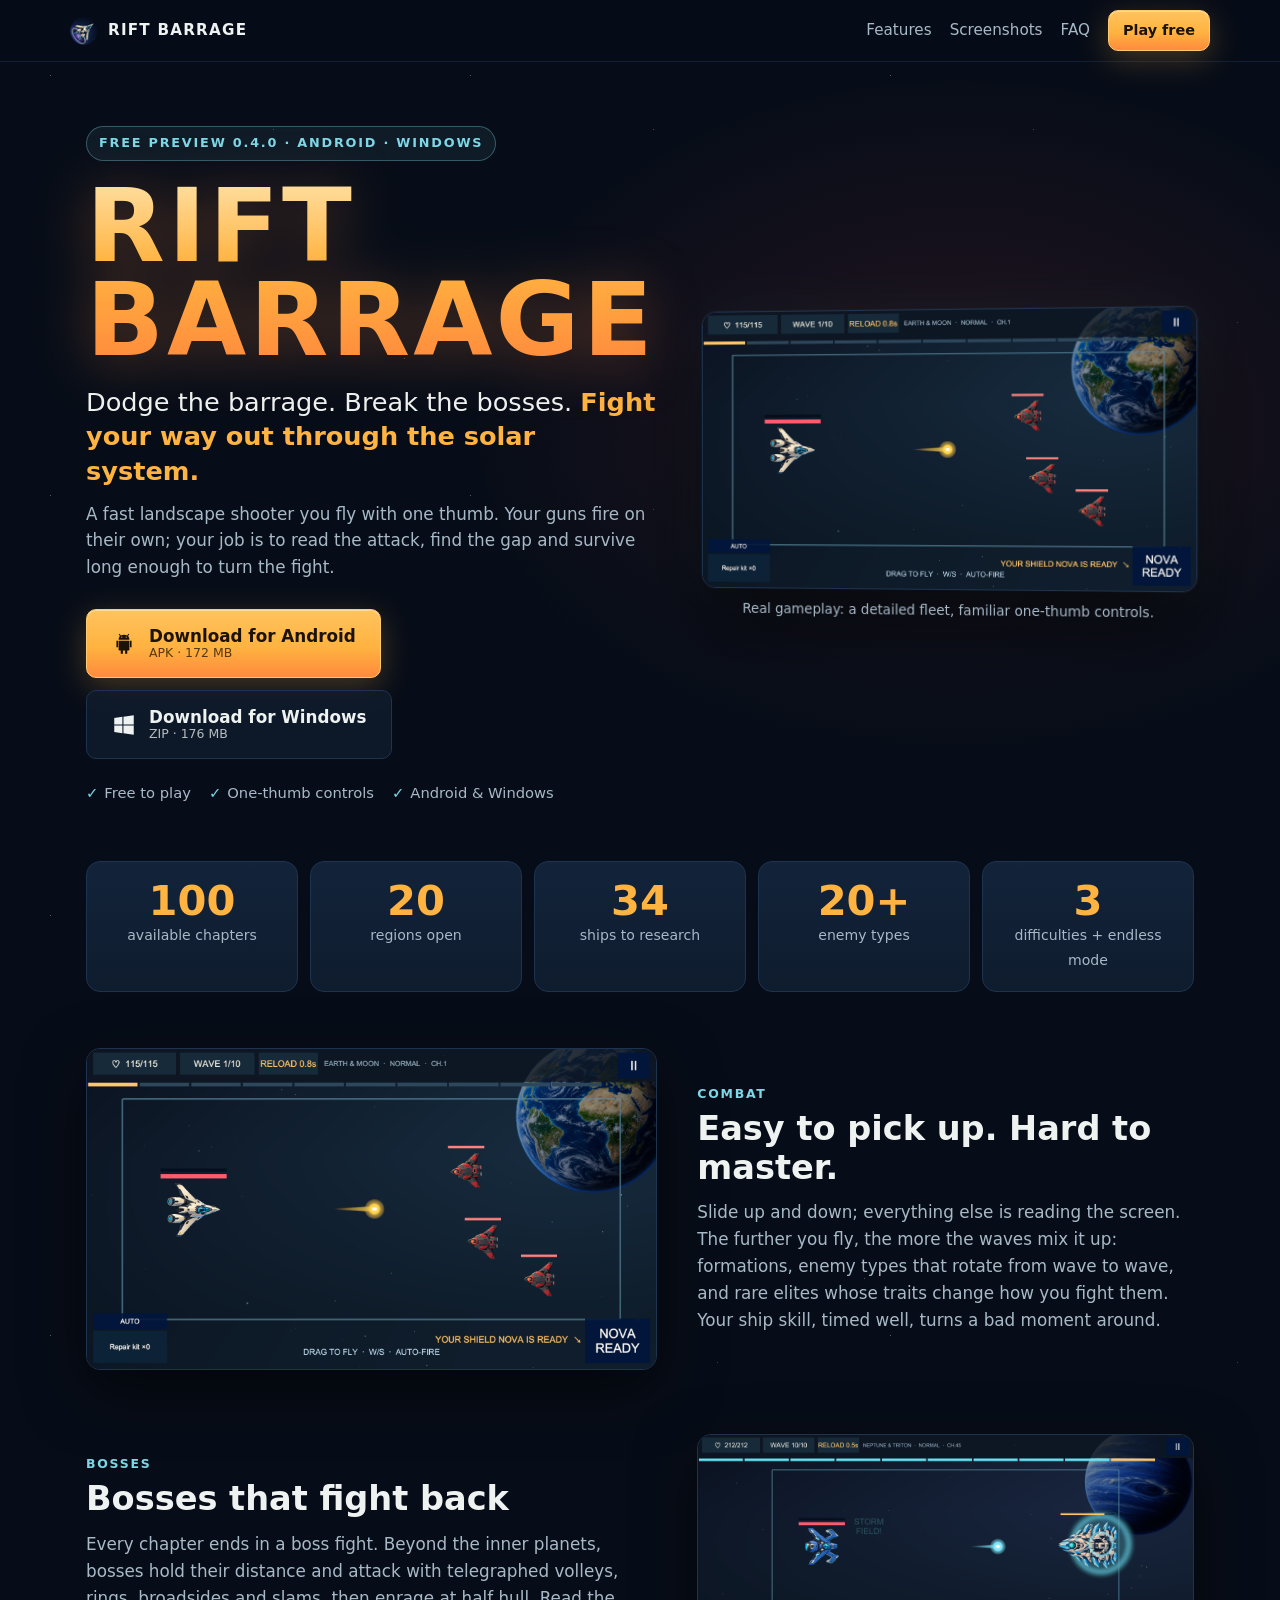
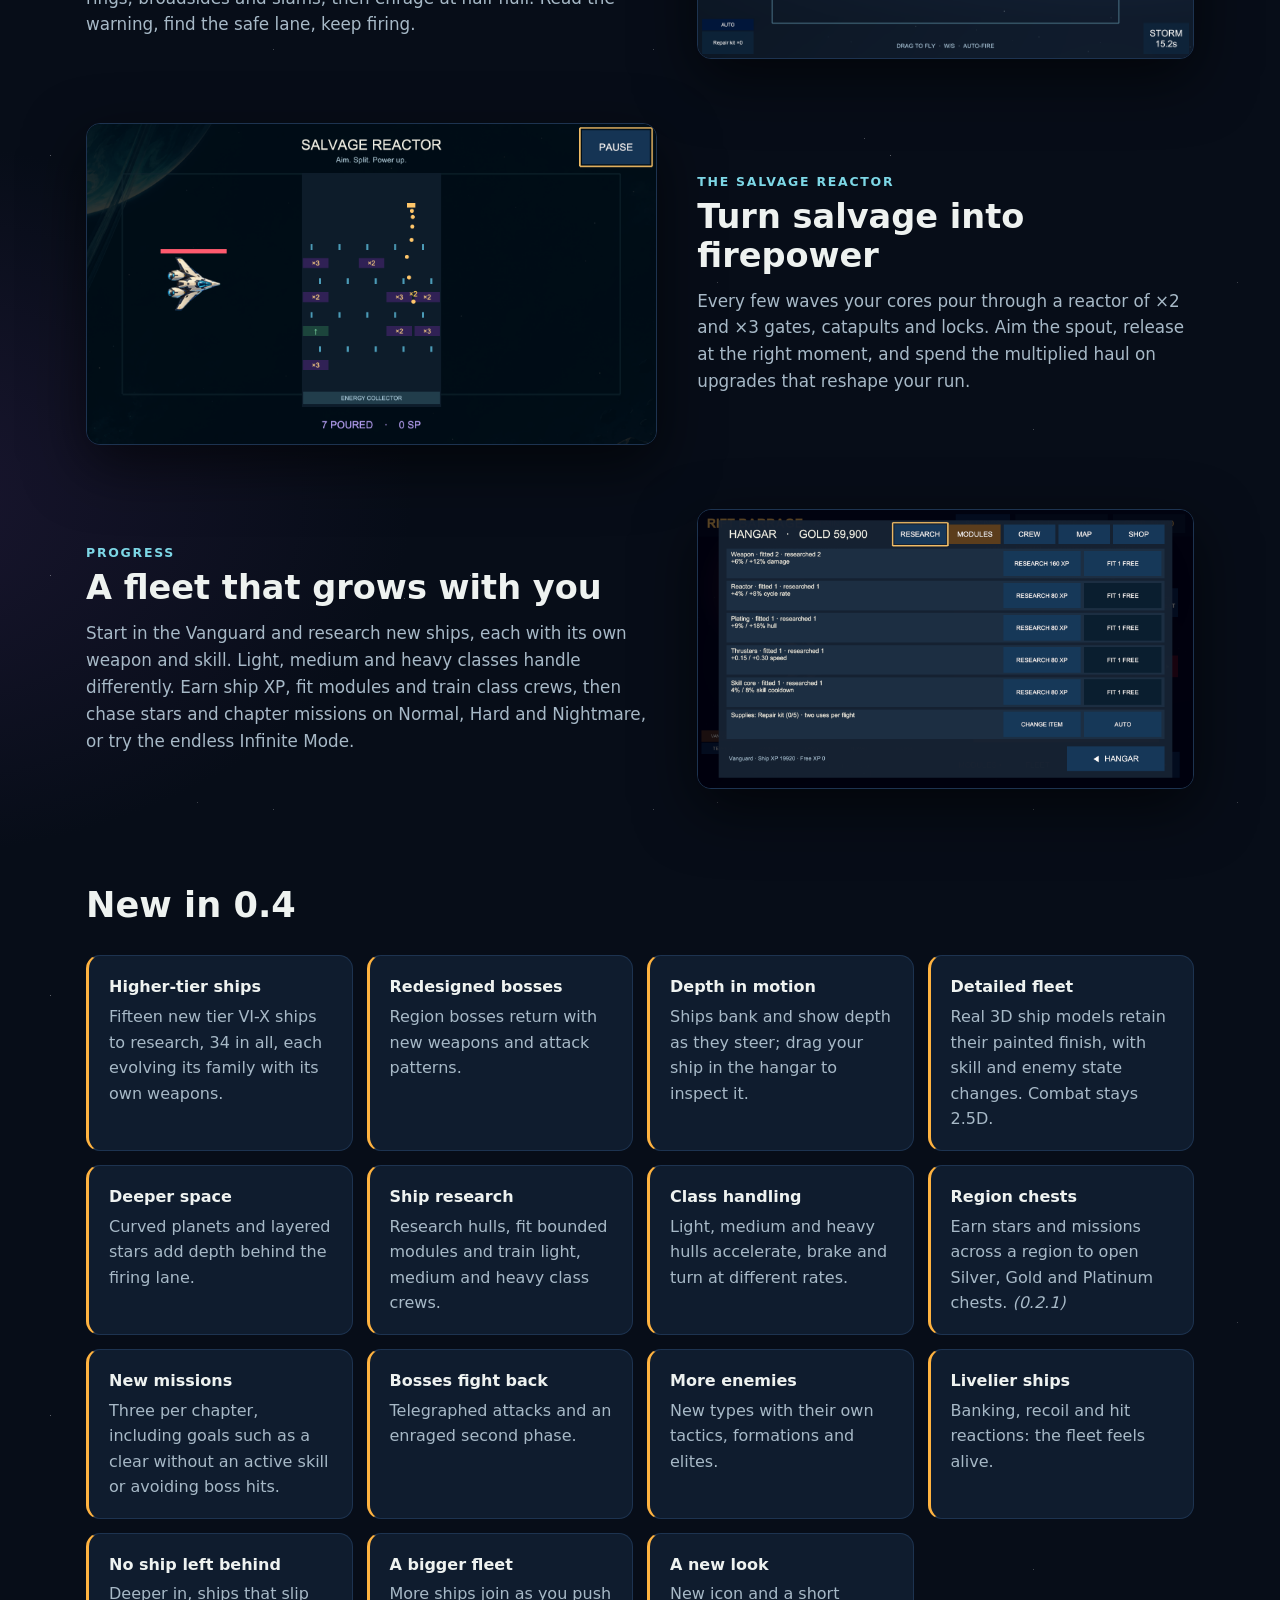
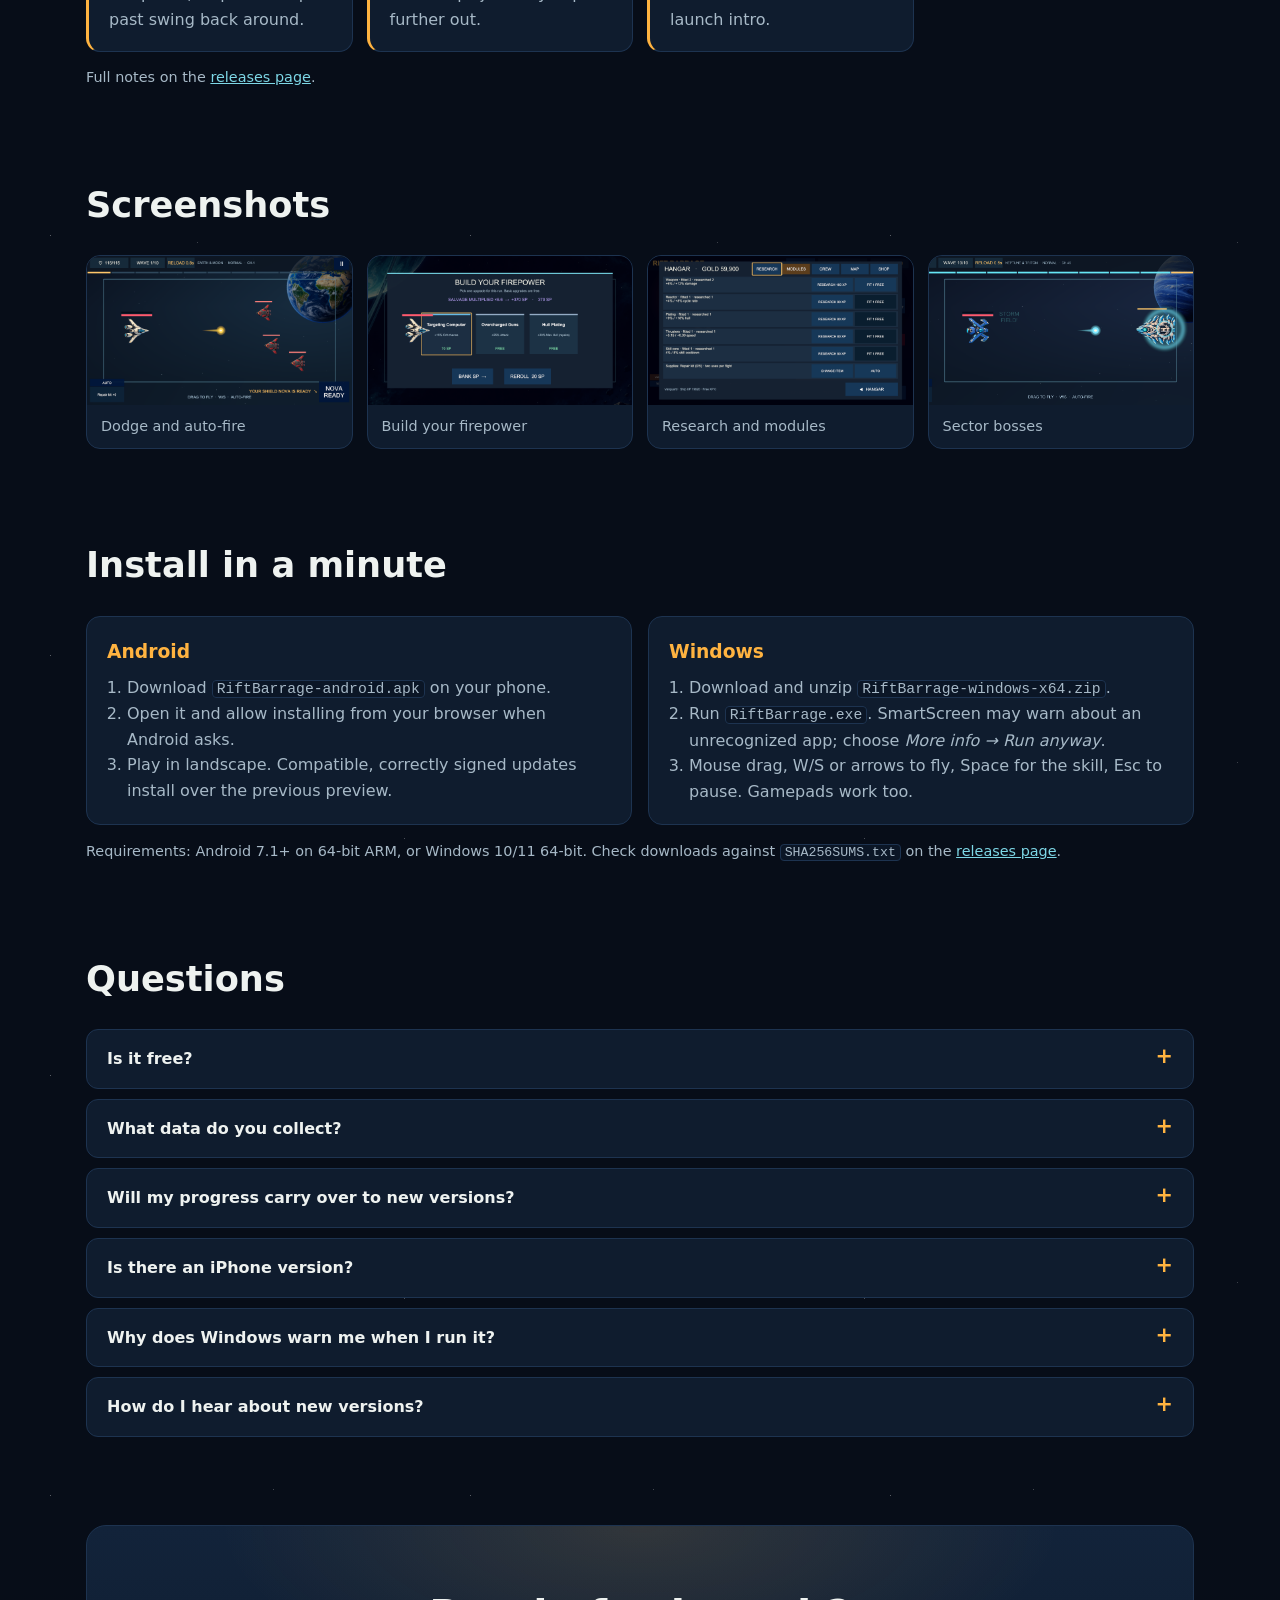
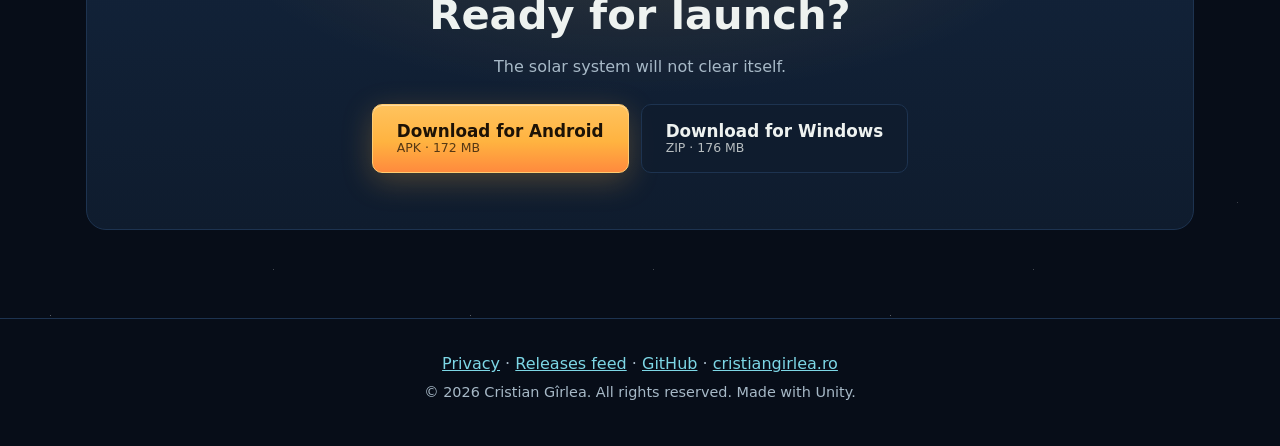
<file: site/index.html>
<!doctype html>
<html lang="en">
<head>
  <meta charset="utf-8">
  <meta name="viewport" content="width=device-width, initial-scale=1">
  <title>Rift Barrage: a landscape space shooter for Android and Windows</title>
  <meta name="description" content="Dodge the barrage and build your fleet. Detailed 3D ships with 2.5D controls, 100 available chapters and 34 ships to research. Free preview for Android and Windows.">
  <link rel="canonical" href="https://riftbarrage.cristiangirlea.ro/">
  <meta property="og:type" content="website">
  <meta property="og:url" content="https://riftbarrage.cristiangirlea.ro/">
  <meta property="og:title" content="Rift Barrage: fight your way out through the solar system">
  <meta property="og:description" content="A landscape space shooter with detailed 3D ships and familiar 2.5D controls. 100 available chapters, 34 ships to research. Free preview for Android and Windows.">
  <meta property="og:image" content="https://riftbarrage.cristiangirlea.ro/social-card.png">
  <meta property="og:image:width" content="1200">
  <meta property="og:image:height" content="630">
  <meta name="twitter:card" content="summary_large_image">
  <meta name="theme-color" content="#08101c">
  <link rel="icon" type="image/png" sizes="32x32" href="favicon-32.png">
  <link rel="icon" type="image/png" sizes="192x192" href="icon-192.png">
  <link rel="apple-touch-icon" href="apple-touch-icon.png">
  <link rel="alternate" type="application/atom+xml" title="Rift Barrage releases" href="https://github.com/cristiangirlea/rift-barrage/releases.atom">
  <link rel="stylesheet" href="style.css">
  <script type="application/ld+json">
  {
    "@context": "https://schema.org",
    "@type": "VideoGame",
    "name": "Rift Barrage",
    "url": "https://riftbarrage.cristiangirlea.ro/",
    "image": "https://riftbarrage.cristiangirlea.ro/social-card.png",
    "description": "A landscape space shooter: dodge, auto-fire and fight your way out through the solar system.",
    "genre": ["Shooter", "Arcade", "Action"],
    "gamePlatform": ["Android", "Windows"],
    "operatingSystem": "Android 7.1+, Windows 10/11",
    "applicationCategory": "Game",
    "author": { "@type": "Person", "name": "Cristian Gîrlea", "url": "https://cristiangirlea.ro" },
    "offers": { "@type": "Offer", "price": "0", "priceCurrency": "EUR" }
  }
  </script>
</head>
<body>
  <nav class="topbar">
    <a class="brand" href="#top"><img src="favicon-32.png" alt="" width="28" height="28">Rift Barrage</a>
    <div class="nav-links">
      <a href="#features">Features</a>
      <a href="#screens">Screenshots</a>
      <a href="#faq">FAQ</a>
      <a class="btn small primary" href="#download">Play free</a>
    </div>
  </nav>

  <header class="hero" id="top">
    <div class="hero-inner">
    <div class="hero-text">
      <p class="kicker">Free preview 0.4.0 · Android · Windows</p>
      <h1>RIFT<br>BARRAGE</h1>
      <p class="lead">Dodge the barrage. Break the bosses. <strong>Fight your way out through the solar system.</strong></p>
      <p class="sub">A fast landscape shooter you fly with one thumb. Your guns fire on their own; your job is to read the attack, find the gap and survive long enough to turn the fight.</p>
      <div class="downloads" id="download">
        <a class="btn primary big" href="https://github.com/cristiangirlea/rift-barrage/releases/latest/download/RiftBarrage-android.apk">
          <svg viewBox="0 0 24 24" aria-hidden="true"><path d="M7 9h10v8a1 1 0 0 1-1 1h-1v3h-2v-3h-2v3H9v-3H8a1 1 0 0 1-1-1V9Zm-2 0h1.5v6H5V9Zm12.5 0H19v6h-1.5V9ZM8.2 4.6 7.1 3.1l.8-.6 1.2 1.6A6.5 6.5 0 0 1 12 3.5c1 0 2 .2 2.9.6l1.2-1.6.8.6-1.1 1.5A5 5 0 0 1 17 8H7a5 5 0 0 1 1.2-3.4ZM10 6.2a.6.6 0 1 0 0-1.2.6.6 0 0 0 0 1.2Zm4 0a.6.6 0 1 0 0-1.2.6.6 0 0 0 0 1.2Z"/></svg>
          <span>Download for Android<small>APK · 172 MB</small></span></a>
        <a class="btn big" href="https://github.com/cristiangirlea/rift-barrage/releases/latest/download/RiftBarrage-windows-x64.zip">
          <svg viewBox="0 0 24 24" aria-hidden="true"><path d="M3 5.5 10.5 4.4v7.1H3V5.5Zm8.5-1.2L21 3v8.5h-9.5V4.3ZM3 12.5h7.5v7.1L3 18.5v-6Zm8.5 0H21V21l-9.5-1.3v-7.2Z"/></svg>
          <span>Download for Windows<small>ZIP · 176 MB</small></span></a>
      </div>
      <ul class="trust">
        <li>Free to play</li><li>One-thumb controls</li><li>Android &amp; Windows</li>
      </ul>
    </div>
    <figure class="clip">
      <img src="screenshots/v3-combat.png" alt="Detailed fleet meshes fighting above a curved Earth backdrop" fetchpriority="high">
      <figcaption>Real gameplay: a detailed fleet, familiar one-thumb controls.</figcaption>
    </figure>
    </div>
  </header>

  <section class="stats" aria-label="The game in numbers">
    <div><strong>100</strong><span>available chapters</span></div>
    <div><strong>20</strong><span>regions open</span></div>
    <div><strong>34</strong><span>ships to research</span></div>
    <div><strong>20+</strong><span>enemy types</span></div>
    <div><strong>3</strong><span>difficulties + endless mode</span></div>
  </section>

  <main>
    <section id="features" class="rows">
      <article class="row">
        <img src="screenshots/v3-combat.png" alt="Native ship models and auto-fire in the Earth region" loading="lazy">
        <div>
          <p class="eyebrow">Combat</p>
          <h2>Easy to pick up. Hard to master.</h2>
          <p>Slide up and down; everything else is reading the screen. The further you fly, the more the waves mix it up: formations, enemy types that rotate from wave to wave, and rare elites whose traits change how you fight them. Your ship skill, timed well, turns a bad moment around.</p>
        </div>
      </article>
      <article class="row flip">
        <img src="screenshots/v3-boss.png" alt="A native boss model and a ship skill near Neptune" loading="lazy">
        <div>
          <p class="eyebrow">Bosses</p>
          <h2>Bosses that fight back</h2>
          <p>Every chapter ends in a boss fight. Beyond the inner planets, bosses hold their distance and attack with telegraphed volleys, rings, broadsides and slams, then enrage at half hull. Read the warning, find the safe lane, keep firing.</p>
        </div>
      </article>
      <article class="row">
        <img src="screenshots/04-drop.png" alt="The salvage reactor board with multiplier gates" loading="lazy">
        <div>
          <p class="eyebrow">The salvage reactor</p>
          <h2>Turn salvage into firepower</h2>
          <p>Every few waves your cores pour through a reactor of ×2 and ×3 gates, catapults and locks. Aim the spout, release at the right moment, and spend the multiplied haul on upgrades that reshape your run.</p>
        </div>
      </article>
      <article class="row flip">
        <img src="screenshots/v3-modules.png" alt="Researching and fitting ship modules" loading="lazy">
        <div>
          <p class="eyebrow">Progress</p>
          <h2>A fleet that grows with you</h2>
          <p>Start in the Vanguard and research new ships, each with its own weapon and skill. Light, medium and heavy classes handle differently. Earn ship XP, fit modules and train class crews, then chase stars and chapter missions on Normal, Hard and Nightmare, or try the endless Infinite Mode.</p>
        </div>
      </article>
    </section>

    <section class="new">
      <h2 class="section-title">New in 0.4</h2>
      <ul class="cards">
        <li><strong>Higher-tier ships</strong>Fifteen new tier VI-X ships to research, 34 in all, each evolving its family with its own weapons.</li>
        <li><strong>Redesigned bosses</strong>Region bosses return with new weapons and attack patterns.</li>
        <li><strong>Depth in motion</strong>Ships bank and show depth as they steer; drag your ship in the hangar to inspect it.</li>
        <li><strong>Detailed fleet</strong>Real 3D ship models retain their painted finish, with skill and enemy state changes. Combat stays 2.5D.</li>
        <li><strong>Deeper space</strong>Curved planets and layered stars add depth behind the firing lane.</li>
        <li><strong>Ship research</strong>Research hulls, fit bounded modules and train light, medium and heavy class crews.</li>
        <li><strong>Class handling</strong>Light, medium and heavy hulls accelerate, brake and turn at different rates.</li>
        <li><strong>Region chests</strong>Earn stars and missions across a region to open Silver, Gold and Platinum chests. <em>(0.2.1)</em></li>
        <li><strong>New missions</strong>Three per chapter, including goals such as a clear without an active skill or avoiding boss hits.</li>
        <li><strong>Bosses fight back</strong>Telegraphed attacks and an enraged second phase.</li>
        <li><strong>More enemies</strong>New types with their own tactics, formations and elites.</li>
        <li><strong>Livelier ships</strong>Banking, recoil and hit reactions: the fleet feels alive.</li>
        <li><strong>No ship left behind</strong>Deeper in, ships that slip past swing back around.</li>
        <li><strong>A bigger fleet</strong>More ships join as you push further out.</li>
        <li><strong>A new look</strong>New icon and a short launch intro.</li>
      </ul>
      <p class="fine">Full notes on the <a href="https://github.com/cristiangirlea/rift-barrage/releases">releases page</a>.</p>
    </section>

    <section id="screens">
      <h2 class="section-title">Screenshots</h2>
      <div class="gallery">
        <figure><img src="screenshots/v3-combat.png" alt="Dodging enemy fire above Earth" loading="lazy"><figcaption>Dodge and auto-fire</figcaption></figure>
        <figure><img src="screenshots/08-draft.png" alt="Choosing an upgrade in the draft" loading="lazy"><figcaption>Build your firepower</figcaption></figure>
        <figure><img src="screenshots/v3-modules.png" alt="Researching ship modules" loading="lazy"><figcaption>Research and modules</figcaption></figure>
        <figure><img src="screenshots/v3-boss.png" alt="A sector boss near Neptune" loading="lazy"><figcaption>Sector bosses</figcaption></figure>
      </div>
    </section>

    <section class="install">
      <h2 class="section-title">Install in a minute</h2>
      <div class="columns">
        <div>
          <h3>Android</h3>
          <ol>
            <li>Download <code>RiftBarrage-android.apk</code> on your phone.</li>
            <li>Open it and allow installing from your browser when Android asks.</li>
            <li>Play in landscape. Compatible, correctly signed updates install over the previous preview.</li>
          </ol>
        </div>
        <div>
          <h3>Windows</h3>
          <ol>
            <li>Download and unzip <code>RiftBarrage-windows-x64.zip</code>.</li>
            <li>Run <code>RiftBarrage.exe</code>. SmartScreen may warn about an unrecognized app; choose <em>More info → Run anyway</em>.</li>
            <li>Mouse drag, W/S or arrows to fly, Space for the skill, Esc to pause. Gamepads work too.</li>
          </ol>
        </div>
      </div>
      <p class="fine">Requirements: Android 7.1+ on 64-bit ARM, or Windows 10/11 64-bit. Check downloads against <code>SHA256SUMS.txt</code> on the <a href="https://github.com/cristiangirlea/rift-barrage/releases">releases page</a>.</p>
    </section>

    <section id="faq" class="faq">
      <h2 class="section-title">Questions</h2>
      <details><summary>Is it free?</summary><p>Yes, Rift Barrage is free to play. Optional extras, such as rewarded ads and purchases, are planned for later versions. The current preview has neither.</p></details>
      <details><summary>What data do you collect?</summary><p>The preview stores progress on your device and has no game account, ads, or developer-configured analytics. See the <a href="privacy/">privacy page</a> for details, including Unity’s privacy policy.</p></details>
      <details><summary>Will my progress carry over to new versions?</summary><p>Compatible previews are intended to update in place. Version 0.3 converts earlier progression into ship research, modules and crews, and archives the original save locally. Your old upgrades will not look the same in the new system. An issue in 0.3.0 reduced a first-flight upgrade from 300 gold to 200; version 0.4 repairs it once on launch. Back up your progress where possible; balance and conversion rules may change during preview.</p></details>
      <details><summary>Is there an iPhone version?</summary><p>Not yet. Android and Windows come first; an iPhone version is planned.</p></details>
      <details><summary>Why does Windows warn me when I run it?</summary><p>The preview is not code-signed yet, so SmartScreen does not recognise it. Choose <em>More info → Run anyway</em>, or compare the file against the published SHA-256 checksum first.</p></details>
      <details><summary>How do I hear about new versions?</summary><p>Follow the <a href="https://github.com/cristiangirlea/rift-barrage/releases.atom">releases feed</a> in any RSS reader, or watch the <a href="https://github.com/cristiangirlea/rift-barrage">GitHub repository</a> for releases.</p></details>
    </section>

    <section class="final">
      <h2>Ready for launch?</h2>
      <p>The solar system will not clear itself.</p>
      <div class="downloads center">
        <a class="btn primary big" href="https://github.com/cristiangirlea/rift-barrage/releases/latest/download/RiftBarrage-android.apk"><span>Download for Android<small>APK · 172 MB</small></span></a>
        <a class="btn big" href="https://github.com/cristiangirlea/rift-barrage/releases/latest/download/RiftBarrage-windows-x64.zip"><span>Download for Windows<small>ZIP · 176 MB</small></span></a>
      </div>
    </section>
  </main>

  <footer>
    <p><a href="privacy/">Privacy</a> ·
      <a href="https://github.com/cristiangirlea/rift-barrage/releases.atom">Releases feed</a> ·
      <a href="https://github.com/cristiangirlea/rift-barrage">GitHub</a> · <a href="https://cristiangirlea.ro">cristiangirlea.ro</a></p>
    <p class="fine">© 2026 Cristian Gîrlea. All rights reserved. Made with Unity.</p>
  </footer>
</body>
</html>
</file>
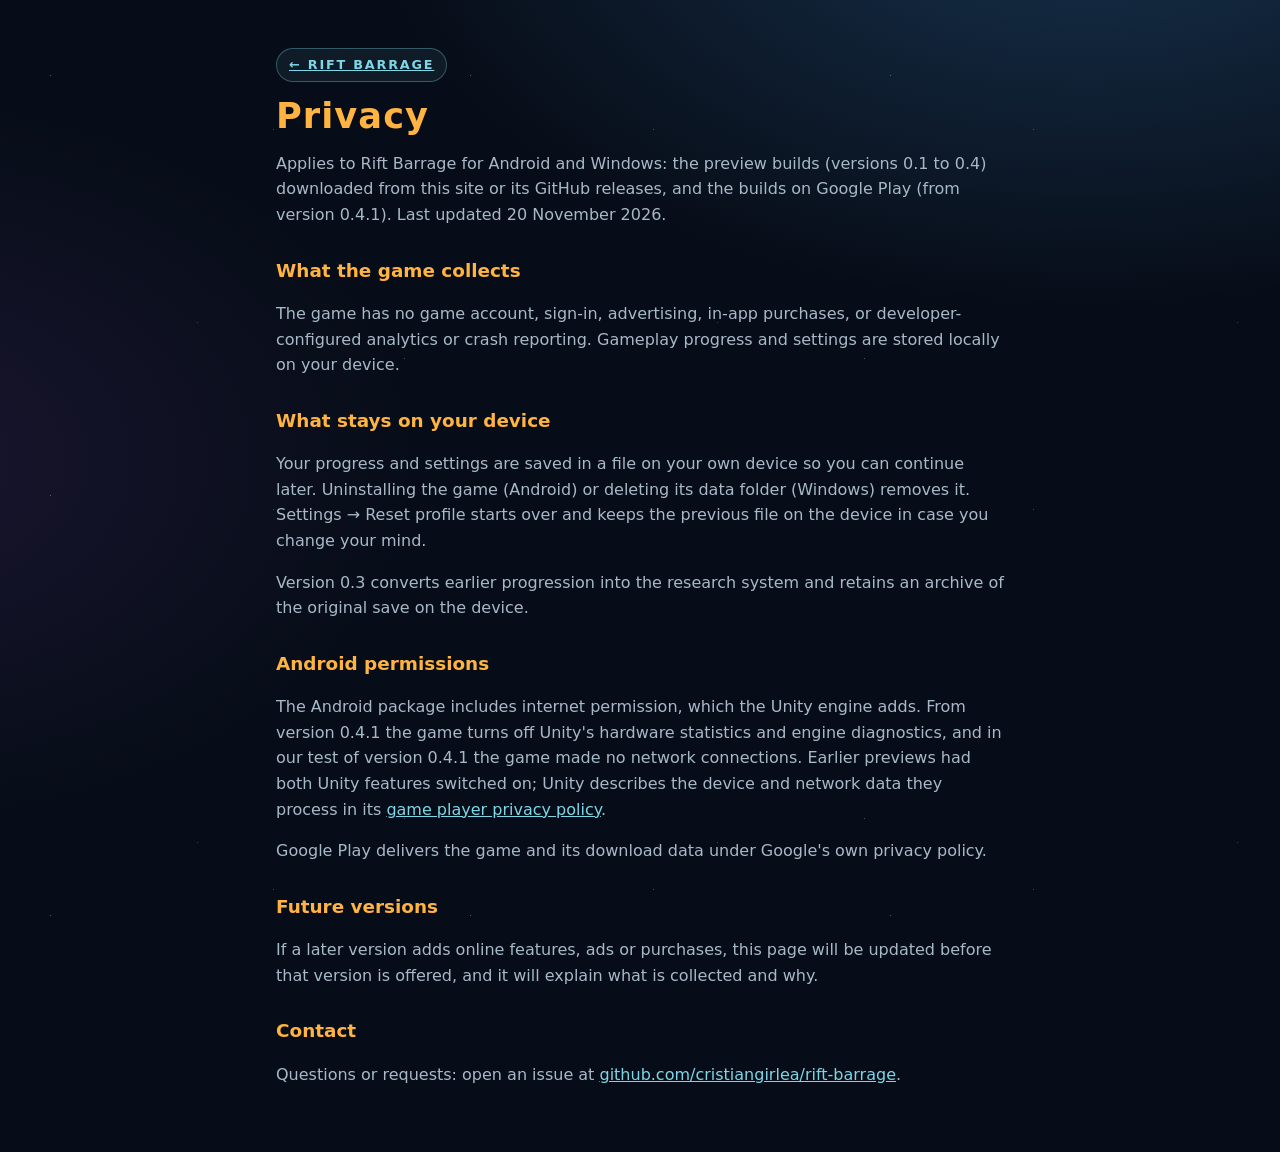
<file: site/privacy/index.html>
<!doctype html>
<html lang="en">
<head>
  <meta charset="utf-8">
  <meta name="viewport" content="width=device-width, initial-scale=1">
  <title>Rift Barrage Privacy</title>
  <meta name="description" content="Privacy information for the Rift Barrage preview builds.">
  <meta name="theme-color" content="#08101c">
  <link rel="icon" type="image/png" sizes="32x32" href="../favicon-32.png">
  <link rel="stylesheet" href="../style.css">
</head>
<body>
  <main class="doc">
    <p class="kicker"><a href="../">← Rift Barrage</a></p>
    <h1>Privacy</h1>
    <p>Applies to Rift Barrage for Android and Windows: the preview builds (versions 0.1 to 0.4) downloaded from this site or its GitHub releases, and the builds on Google Play (from version 0.4.1). Last updated 20 November 2026.</p>

    <h2>What the game collects</h2>
    <p>The game has no game account, sign-in, advertising, in-app purchases, or developer-configured analytics or crash reporting. Gameplay progress and settings are stored locally on your device.</p>

    <h2>What stays on your device</h2>
    <p>Your progress and settings are saved in a file on your own device so you can continue later. Uninstalling the game (Android) or deleting its data folder (Windows) removes it. Settings → Reset profile starts over and keeps the previous file on the device in case you change your mind.</p>
    <p>Version 0.3 converts earlier progression into the research system and retains an archive of the original save on the device.</p>

    <h2>Android permissions</h2>
    <p>The Android package includes internet permission, which the Unity engine adds. From version 0.4.1 the game turns off Unity's hardware statistics and engine diagnostics, and in our test of version 0.4.1 the game made no network connections. Earlier previews had both Unity features switched on; Unity describes the device and network data they process in its <a href="https://unity.com/legal/game-player-and-app-user-privacy-policy">game player privacy policy</a>.</p>
    <p>Google Play delivers the game and its download data under Google's own privacy policy.</p>

    <h2>Future versions</h2>
    <p>If a later version adds online features, ads or purchases, this page will be updated before that version is offered, and it will explain what is collected and why.</p>

    <h2>Contact</h2>
    <p>Questions or requests: open an issue at <a href="https://github.com/cristiangirlea/rift-barrage/issues">github.com/cristiangirlea/rift-barrage</a>.</p>
  </main>
</body>
</html>
</file>
<file: site/style.css>
:root {
  --bg: #070d18;
  --bg-2: #0b1424;
  --panel: #0f1c2e;
  --panel-edge: #1d3350;
  --ink: #eef2f0;
  --muted: #a7b9c7;
  --amber: #ffb340;
  --amber-2: #ff8a3d;
  --amber-ink: #1d1206;
  --cyan: #7dd7e6;
  --red: #e0424f;
  --radius: 14px;
  --max: 1140px;
}

* { box-sizing: border-box; }
html { background: var(--bg); scroll-behavior: smooth; }
body {
  margin: 0;
  color: var(--ink);
  font: 16px/1.6 system-ui, -apple-system, "Segoe UI", Roboto, sans-serif;
  background:
    radial-gradient(1px 1px at 12% 18%, #ffffff55 50%, transparent 51%),
    radial-gradient(1px 1px at 72% 34%, #ffffff40 50%, transparent 51%),
    radial-gradient(1.5px 1.5px at 38% 62%, #ffffff35 50%, transparent 51%),
    radial-gradient(1px 1px at 88% 78%, #ffffff45 50%, transparent 51%),
    radial-gradient(1200px 700px at 85% -10%, #17324d 0%, transparent 60%),
    radial-gradient(900px 600px at -10% 40%, #1a1630 0%, transparent 60%),
    var(--bg);
  background-size: 420px 420px, 380px 380px, 520px 520px, 460px 460px, auto, auto, auto;
}
a { color: var(--cyan); }
img { max-width: 100%; }
code { background: #0b1626; border: 1px solid var(--panel-edge); border-radius: 4px; padding: 0 4px; font-size: 0.92em; }
:focus-visible { outline: 2px solid var(--cyan); outline-offset: 3px; }

/* ---------- top bar ---------- */
.topbar {
  position: sticky; top: 0; z-index: 10;
  display: flex; align-items: center; justify-content: space-between; gap: 12px;
  padding: 10px max(16px, calc((100% - var(--max)) / 2));
  background: #070d18cc; backdrop-filter: blur(10px); border-bottom: 1px solid #1d335080;
}
.brand { display: flex; align-items: center; gap: 10px; color: var(--ink); text-decoration: none; font-weight: 800; letter-spacing: 0.08em; text-transform: uppercase; font-size: 0.95rem; }
.brand img { border-radius: 50%; }
.nav-links { display: flex; align-items: center; gap: 18px; }
.nav-links a:not(.btn) { color: var(--muted); text-decoration: none; font-size: 0.95rem; }
.nav-links a:not(.btn):hover { color: var(--ink); }

/* ---------- buttons ---------- */
.btn {
  display: inline-flex; align-items: center; gap: 12px;
  padding: 14px 22px; border-radius: 10px; border: 1px solid var(--panel-edge);
  background: #0f1c2ecc; color: var(--ink); text-decoration: none; font-weight: 700;
  transition: transform 0.15s ease, border-color 0.15s ease, box-shadow 0.15s ease;
}
.btn:hover { border-color: var(--cyan); transform: translateY(-2px); }
.btn svg { width: 26px; height: 26px; fill: currentColor; flex: none; }
.btn span { display: flex; flex-direction: column; line-height: 1.2; text-align: left; }
.btn small { font-weight: 500; opacity: 0.75; font-size: 0.78rem; }
.btn.primary {
  background: linear-gradient(180deg, #ffc35e, var(--amber) 55%, var(--amber-2));
  color: var(--amber-ink); border-color: #ffcb70;
  box-shadow: 0 8px 30px #ffb34040, inset 0 1px 0 #fff6;
}
.btn.primary:hover { box-shadow: 0 12px 38px #ffb34066, inset 0 1px 0 #fff6; }
.btn.big { padding: 16px 24px; font-size: 1.05rem; }
.btn.small { padding: 8px 14px; font-size: 0.9rem; }

/* ---------- hero ---------- */
.hero { position: relative; min-height: min(88vh, 820px); display: flex; align-items: center; overflow: hidden; }
.hero-art { position: absolute; inset: 0; width: 100%; height: 100%; object-fit: cover; opacity: 0.16; filter: blur(2px) saturate(1.2); }
.hero::before { content: ""; position: absolute; inset: 0; background: radial-gradient(700px 500px at 75% 45%, #e0424f22, transparent 70%); z-index: 0; }
.hero-inner { position: relative; z-index: 1; max-width: var(--max); width: 100%; margin: 0 auto; padding: 64px 16px 64px;
  display: grid; grid-template-columns: 1fr 1.15fr; gap: 40px; align-items: center; }
.hero::after { content: ""; position: absolute; inset: 0; background: linear-gradient(180deg, transparent 50%, var(--bg) 98%); }
.hero-text { position: relative; }
.kicker { display: inline-block; color: var(--cyan); letter-spacing: 0.14em; text-transform: uppercase; font-size: 0.8rem; font-weight: 700;
  margin: 0; padding: 6px 12px; border: 1px solid #7dd7e655; border-radius: 999px; background: #7dd7e612; }
h1 {
  font-size: clamp(3rem, 10vw, 6.4rem); line-height: 0.92; margin: 18px 0 18px; letter-spacing: 0.03em; font-weight: 900;
  background: linear-gradient(180deg, #ffe0a3 0%, var(--amber) 45%, var(--amber-2) 100%);
  -webkit-background-clip: text; background-clip: text; color: transparent;
  filter: drop-shadow(0 6px 28px #ff8a3d55);
}
.lead { font-size: clamp(1.15rem, 2.6vw, 1.6rem); line-height: 1.35; max-width: 620px; margin: 0 0 12px; }
.lead strong { color: var(--amber); font-weight: 700; }
.sub { color: var(--muted); max-width: 560px; margin: 0 0 28px; font-size: 1.05rem; }
.downloads { display: flex; flex-wrap: wrap; gap: 12px; }
.downloads.center { justify-content: center; }
.trust { display: flex; flex-wrap: wrap; gap: 8px 18px; list-style: none; padding: 0; margin: 22px 0 0; color: var(--muted); font-size: 0.92rem; }
.trust li::before { content: "✓"; color: var(--cyan); margin-right: 6px; font-weight: 800; }

/* ---------- stats ---------- */
.stats {
  max-width: var(--max); margin: -8px auto 56px; padding: 0 16px;
  display: grid; grid-template-columns: repeat(5, 1fr); gap: 12px; position: relative; z-index: 2;
}
.stats div { background: linear-gradient(180deg, #12233a, var(--panel)); border: 1px solid var(--panel-edge); border-radius: var(--radius); padding: 18px 14px; text-align: center; }
.stats strong { display: block; font-size: clamp(1.8rem, 4vw, 2.6rem); line-height: 1; color: var(--amber); font-weight: 900; }
.stats span { color: var(--muted); font-size: 0.88rem; }

/* ---------- layout ---------- */
main { max-width: var(--max); margin: 0 auto; padding: 0 16px; }
section { margin-bottom: 88px; }
.section-title { font-size: clamp(1.6rem, 3.4vw, 2.2rem); margin: 0 0 22px; }
.eyebrow { color: var(--cyan); text-transform: uppercase; letter-spacing: 0.14em; font-size: 0.78rem; font-weight: 800; margin: 0 0 6px; }
.fine { color: var(--muted); font-size: 0.9rem; }

/* ---------- gameplay clip ---------- */
.clip { margin: 0; text-align: center; transform: perspective(1400px) rotateY(-6deg); }
.clip img {
  display: block; width: 100%; border-radius: var(--radius); border: 1px solid var(--panel-edge);
  box-shadow: 0 30px 80px #000a, 0 0 0 1px #ffffff08, 0 0 60px #7dd7e614;
}
.clip figcaption { color: var(--muted); font-size: 0.85rem; margin-top: 10px; }

/* ---------- feature rows ---------- */
.rows { display: grid; gap: 64px; }
.row { display: grid; grid-template-columns: 1.15fr 1fr; gap: 40px; align-items: center; }
.row.flip > img { order: 2; }
.row > img { width: 100%; border-radius: var(--radius); border: 1px solid var(--panel-edge); box-shadow: 0 20px 60px #0009; }
.row h2 { font-size: clamp(1.5rem, 3vw, 2.1rem); line-height: 1.15; margin: 0 0 12px; }
.row p:not(.eyebrow) { color: var(--muted); margin: 0; font-size: 1.05rem; }

/* ---------- new in ---------- */
.cards { list-style: none; padding: 0; margin: 0 0 12px; display: grid; grid-template-columns: repeat(auto-fit, minmax(260px, 1fr)); gap: 14px; }
.cards li { background: var(--panel); border: 1px solid var(--panel-edge); border-radius: var(--radius); padding: 18px 18px 18px 20px; color: var(--muted); border-left: 3px solid var(--amber); }
.cards strong { display: block; color: var(--ink); margin-bottom: 4px; }

/* ---------- gallery ---------- */
.gallery { display: grid; grid-template-columns: repeat(auto-fit, minmax(260px, 1fr)); gap: 14px; }
.gallery figure { margin: 0; background: var(--panel); border: 1px solid var(--panel-edge); border-radius: var(--radius); overflow: hidden; }
.gallery img { display: block; width: 100%; height: auto; aspect-ratio: 16 / 9; object-fit: cover; transition: transform 0.3s ease; }
.gallery figure:hover img { transform: scale(1.03); }
.gallery figcaption { padding: 10px 14px; color: var(--muted); font-size: 0.9rem; }

/* ---------- install ---------- */
.columns { display: grid; grid-template-columns: repeat(auto-fit, minmax(280px, 1fr)); gap: 16px; margin-bottom: 8px; }
.columns > div { background: var(--panel); border: 1px solid var(--panel-edge); border-radius: var(--radius); padding: 20px; }
.columns h3 { margin: 0 0 8px; color: var(--amber); }
.columns ol { margin: 0; padding-left: 20px; color: var(--muted); }

/* ---------- FAQ ---------- */
.faq details { background: var(--panel); border: 1px solid var(--panel-edge); border-radius: 12px; margin-bottom: 10px; }
.faq summary { cursor: pointer; padding: 16px 20px; font-weight: 700; list-style: none; display: flex; justify-content: space-between; gap: 12px; }
.faq summary::-webkit-details-marker { display: none; }
.faq summary::after { content: "+"; color: var(--amber); font-size: 1.3rem; line-height: 1; transition: transform 0.2s ease; }
.faq details[open] summary::after { transform: rotate(45deg); }
.faq details p { margin: 0; padding: 0 20px 18px; color: var(--muted); }

/* ---------- final CTA ---------- */
.final {
  text-align: center; padding: 56px 20px; border-radius: 20px; border: 1px solid var(--panel-edge);
  background: radial-gradient(600px 240px at 50% 0%, #ffb34022, transparent 70%), linear-gradient(180deg, #12233a, var(--panel));
}
.final h2 { font-size: clamp(1.8rem, 4vw, 2.6rem); margin: 0 0 6px; }
.final p { color: var(--muted); margin: 0 0 24px; }

/* ---------- footer ---------- */
footer { border-top: 1px solid var(--panel-edge); text-align: center; padding: 28px 16px 40px; color: var(--muted); }
footer p { margin: 4px 0; }

/* ---------- privacy and other docs ---------- */
.doc { max-width: 760px; margin: 0 auto; padding: 48px 16px; }
.doc h1 { font-size: 2.2rem; background: none; color: var(--amber); filter: none; -webkit-background-clip: initial; background-clip: initial; }
.doc h2 { color: var(--amber); font-size: 1.15rem; margin-top: 28px; }
.doc p, .doc li { color: var(--muted); }

/* ---------- small screens ---------- */
@media (max-width: 860px) {
  .stats { grid-template-columns: repeat(3, 1fr); }
  .row, .row.flip { grid-template-columns: 1fr; gap: 18px; }
  .row.flip > img { order: 0; }
  .nav-links a:not(.btn) { display: none; }
  .hero-inner { grid-template-columns: 1fr; gap: 28px; padding-top: 40px; }
  .clip { transform: none; }
}
@media (max-width: 520px) {
  .stats { grid-template-columns: repeat(2, 1fr); }
  .stats div:last-child { grid-column: 1 / -1; }
  .btn.big { width: 100%; }
  .hero-inner { padding-top: 28px; }
  .kicker { letter-spacing: 0.06em; font-size: 0.72rem; }
}
@media (prefers-reduced-motion: reduce) {
  .clip { transform: none; }
  html { scroll-behavior: auto; }
  .btn, .gallery img, .faq summary::after { transition: none; }
}
</file>
